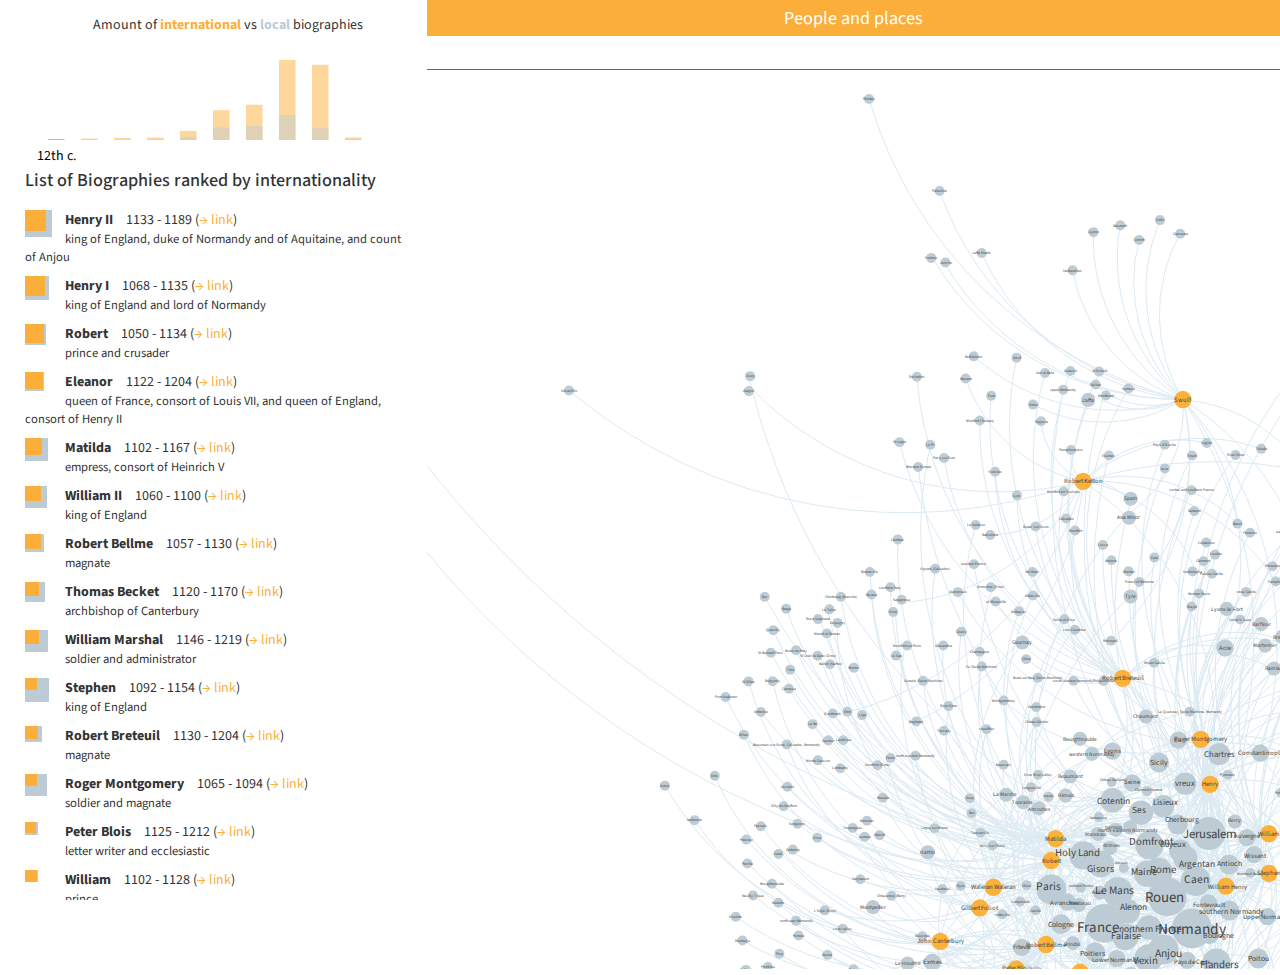
<file: index.html>
<!doctype html> <html class="no-js fullheight"> <head> <meta charset="utf-8"> <title>#COST2016 Sprint results: International Lives and National Biographies</title> <meta name="author" content="Christopher Warren, Michele Mauri, Daniele Ciminieri, Meliha Handzic"> <meta name="og:title" content="#COST2016 Sprint results: International Lives and National Biographies"> <meta property="og:image" content="http://labs.densitydesign.org/cost_workshop/group2/cover.jpg"> <meta property="og:description" content="Browse the most international profiles across centuries on the Oxford Dictionary of National Biography. This prototype has been developed during the www.republicofletters.net meeting held by @polimi"> <meta name="twitter:card" content="summary_large_image"> <meta name="twitter:site" content="@densitydesign"> <meta name="twitter:title" content="#COST2016 Sprint results: International Lives and National Biographies"> <meta name="twitter:description" content="Browse the most international profiles across centuries on the Oxford Dictionary of National Biography. This prototype has been developed during the www.republicofletters.net meeting held by @polimi"> <meta name="twitter:image" content="http://labs.densitydesign.org/cost_workshop/group2/cover.jpg"> <meta name="description" content=""> <meta name="viewport" content="width=device-width"><!-- Place favicon.ico and apple-touch-icon.png in the root directory --> <link rel="stylesheet" href="styles/vendor.0a121c6e.css"> <link rel="stylesheet" href="styles/main.08232577.css"><!--  <link rel="stylesheet" href="bower_components/bootstrap/dist/css/bootstrap.min.css"> --> <link href="https://fonts.googleapis.com/css?family=Source+Sans+Pro:400,700" rel="stylesheet" type="text/css"> </head> <body class="fullheight" ng-app="webappApp"><!--[if lt IE 7]>
      <p class="browsehappy">You are using an <strong>outdated</strong> browser. Please <a href="http://browsehappy.com/">upgrade your browser</a> to improve your experience.</p>
    <![endif]--><!-- Add your site or application content here --> <div class="container-fluid fullheight"> <div ng-view="" class="fullheight"></div> </div><!-- Google Analytics: change UA-XXXXX-X to be your site's ID --> <script>(function(i,s,o,g,r,a,m){i['GoogleAnalyticsObject']=r;i[r]=i[r]||function(){
       (i[r].q=i[r].q||[]).push(arguments)},i[r].l=1*new Date();a=s.createElement(o),
       m=s.getElementsByTagName(o)[0];a.async=1;a.src=g;m.parentNode.insertBefore(a,m)
       })(window,document,'script','//www.google-analytics.com/analytics.js','ga');

       ga('create', 'UA-XXXXX-X');
       ga('send', 'pageview');</script><!--[if lt IE 9]>
    <script src="scripts/oldieshim.d15d559d.js"></script>
    <![endif]--> <script src="scripts/vendor.685f98a0.js"></script> <script src="scripts/scripts.551477dc.js"></script>
</file>
<file: styles/main.08232577.css>
body{font-family:"Source Sans Pro";overflow:hidden}.tab{width:100%;float:left;text-align:center;padding:5px 10px;color:#000;font-size:1.3em}.tab.actv{background:#fbaf3a;color:#fff}.fullheight{height:100%}network{width:100%;height:100%;display:block}.legend{width:100%;text-align:center;margin:15px}b.inter{color:#fbaf3a}b.local{color:#BDCCD4}brushablebars{width:90%;margin:6px auto;height:100px;display:block}brushablebars path{display:none}brushablebars .local{fill:#BDCCD4;pointer-events:none}brushablebars .international{fill:#fbaf3a}network path{fill:none;stroke:#dceaf2}.person{padding-left:10px;margin-bottom:10px}.p-lbl,.p-occ{width:100%}.p-lbl b{padding-right:10px;cursor:pointer}.p-occ{font-size:.9em;cursor:pointer}h5{font-size:1.3em;padding:10px}.international{cursor:pointer}.pl-filters{width:100%;min-height:30px;float:left;margin-top:3px}.filter{display:inline-block;padding:3px 5px;background-color:#fbaf3a;color:#fff;border-radius:4px;margin-right:3px;margin-bottom:3px}.glyphicon{vertical-align:middle;cursor:pointer;font-size:.7em}network svg{border-top:1px solid #666}network svg circle,network svg text{cursor:pointer}.inter-local{float:left;margin-right:10px;height:30px;width:30px;position:relative;cursor:pointer}.int-circle{position:absolute;background:#fbaf3a}.loc-circle{position:absolute;background:#BDCCD4}.img-link{float:right;display:block;width:20px;height:20px}.p-cont{width:100%;float:left}.p-lbl a,.p-lbl a:active,.p-lbl a:hover,.p-lbl a:visited{color:#fbaf3a}.p-lbl .glyphicon{verical-align:middle}
</file>
